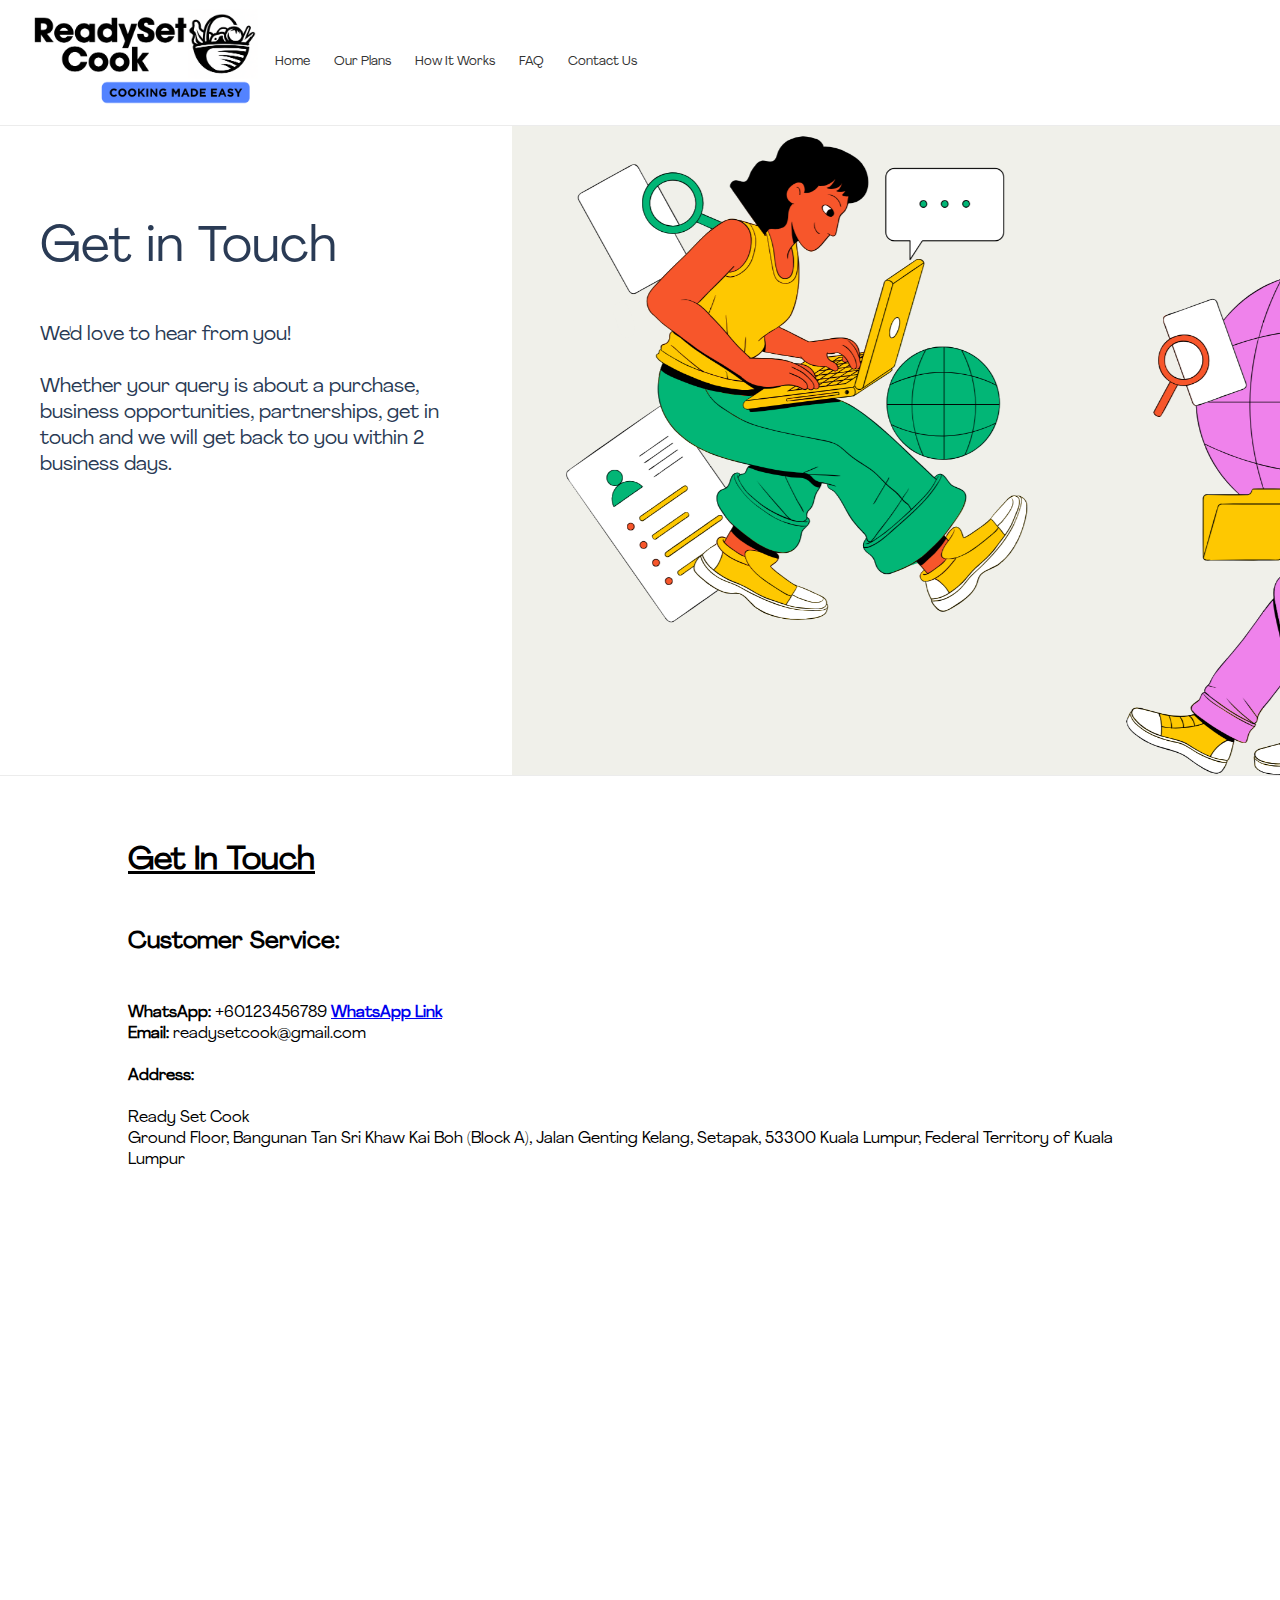
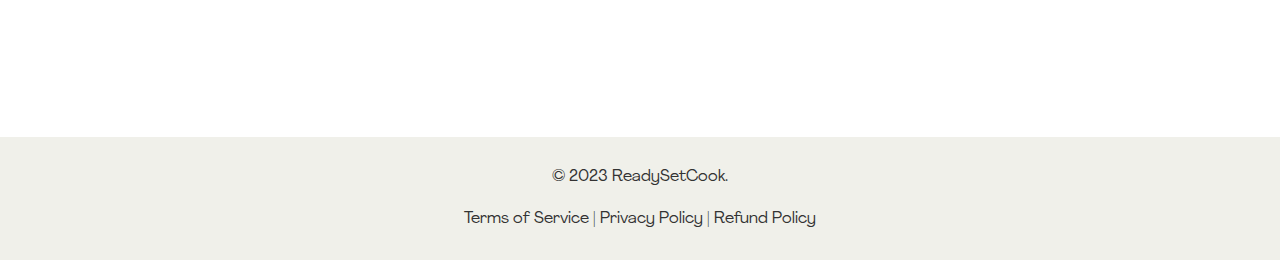
<file: contact-us.html>
<!DOCTYPE html>
<html lang="en">
<head>
    <!-- Meta information -->
    <meta charset="UTF-8">
    <meta name="viewport" content="width=device-width, initial-scale=1.0">
    <title>Contact Us</title>
    <!-- Externals stylesheet reference -->
    <link rel="stylesheet" href="styles.css">

    <!-- Favicon -->
    <link rel="icon" type="image/x-icon" href="img/favicon.ico">
</head>
<body>
    <!-- Header section -->
    <header>
        <nav>
            <!-- Logo linking to homepage -->
            <a href="index.html">
                <div class="logo">
                    <img src="img/logo.png" alt="Logo">
                </div>
            </a>
            <ul>
                <!-- Navigation links -->
                <li><a href="index.html">Home</a></li>
                <li><a href="menu.html">Our Plans</a></li>
                <li><a href="how-it-works.html">How It Works</a></li>
                <li><a href="faq.html">FAQ</a></li>
                <li><a href="contact-us.html">Contact Us</a></li>
            </ul>
        </nav>
    </header>

    <!-- Main content -->
    <main>
        <!-- Hero section -->
        <div class="hero" style="min-height: 650px;">
            <div class="herodesc" style="background-color: white;">
                <h1>Get in Touch</h1>
                <p>We'd love to hear from you! 
                    <br><br>
                    Whether your query is about a purchase, business opportunities, partnerships, get in touch and we will get back to you within 2 business days.
                </p>
            </div>
            <div class="heroimg" style="background-image: url(img/contact.png);">

            </div>

        </div>

        <!-- Contact information -->
        <div class="contact-us">
            <h1 style="text-decoration: underline;">Get In Touch</h1>

            <!-- Customer Service Contact Details -->
            <h2>Customer Service: </h2>
            <strong>WhatsApp: </strong> +60123456789 <strong><a href="#">WhatsApp Link</a></strong>
            <br>
            <strong>Email: </strong> readysetcook@gmail.com
            <br><br>
            <!-- Address -->
            <strong>Address: </strong>
            <br><br>
            <p>Ready Set Cook <br>
                Ground Floor, Bangunan Tan Sri Khaw Kai Boh (Block A), Jalan Genting Kelang, Setapak, 53300 Kuala Lumpur, Federal Territory of Kuala Lumpur</p>

            <!-- Google Maps Embed -->
            <iframe src="https://www.google.com/maps/embed?pb=!1m18!1m12!1m3!1d623.755011780649!2d101.72642542163038!3d3.214315509488835!2m3!1f0!2f0!3f0!3m2!1i1024!2i768!4f13.1!3m3!1m2!1s0x31cc3843bfb6a031%3A0x2dc5e067aae3ab84!2sTunku%20Abdul%20Rahman%20University%20of%20Management%20and%20Technology%20(TAR%20UMT)!5e0!3m2!1sen!2smy!4v1702952332532!5m2!1sen!2smy"></iframe>
        </div>
    </main>




    <!-- Footer section -->
    <footer>
        <!-- Copyright information -->
        <p>&copy; 2023 ReadySetCook.</p><br>
        <div>
            <!-- Links to policies -->
            <a href="#">Terms of Service</a> |
            <a href="#">Privacy Policy</a> |
            <a href="#">Refund Policy</a>
        </div>
    </footer>

</body>
</html>
</file>
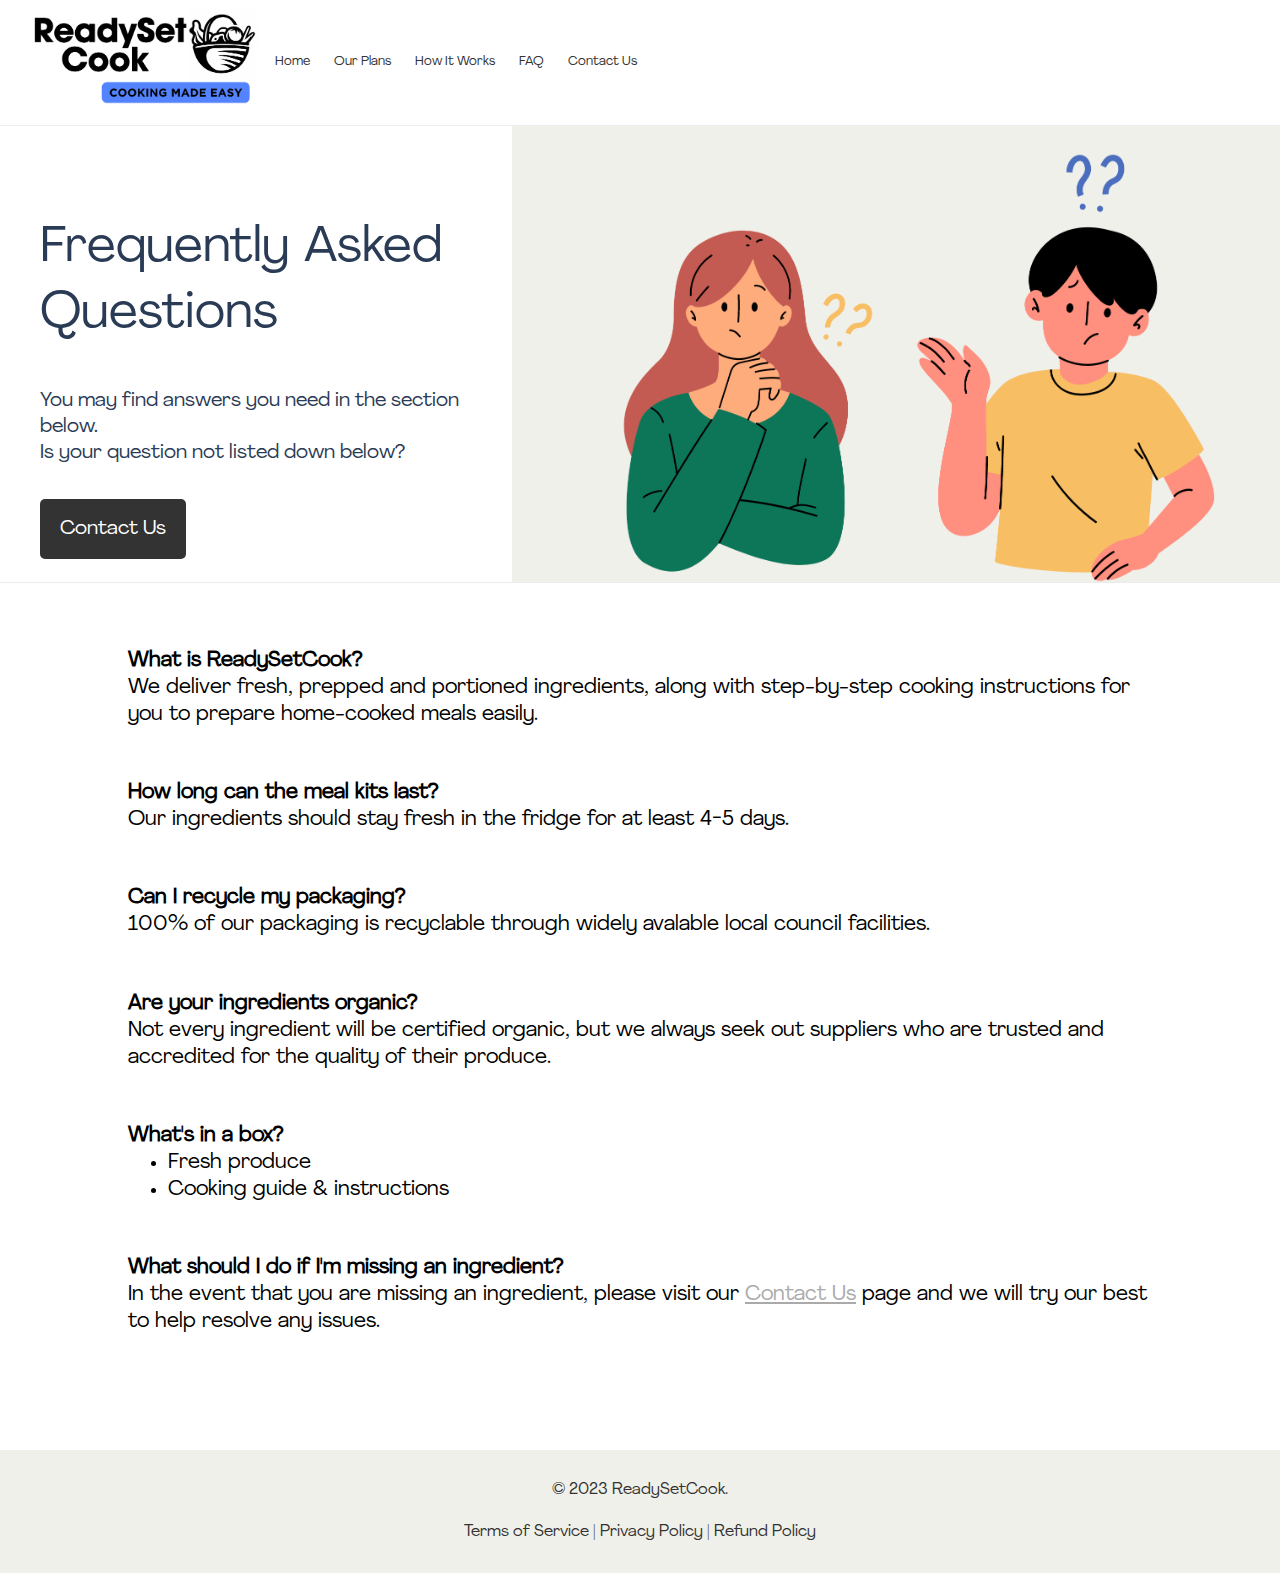
<file: faq.html>
<!DOCTYPE html>
<html lang="en">
<head>
    <!-- Meta information -->
    <meta charset="UTF-8">
    <meta name="viewport" content="width=device-width, initial-scale=1.0">
    <title>Frequently Asked Questions</title>

    <!-- External stylesheet references -->
    <link rel="stylesheet" href="styles.css">

    <!-- Favicon -->
    <link rel="icon" type="image/x-icon" href="img/favicon.ico">

</head>
<body>
    <!-- Header section -->
    <header>
        <nav>
            <!-- Logo linking to homepage -->
            <a href="index.html">
                <div class="logo">
                    <img src="img/logo.png" alt="Logo">
                </div>
            </a>
            <!-- Navigation links -->
            <ul>
                <li><a href="index.html">Home</a></li>
                <li><a href="menu.html">Our Plans</a></li>
                <li><a href="how-it-works.html">How It Works</a></li>
                <li><a href="faq.html">FAQ</a></li>
                <li><a href="contact-us.html">Contact Us</a></li>
            </ul>
        </nav>
    </header>

    <!-- Main content -->
    <main>
        <!-- Hero section -->
        <div class="hero">
            <div class="herodesc" style="background-color:white;">
                <h1>Frequently Asked <br>Questions</h1>
                <p>You may find answers you need in the section below. <br>
                    Is your question not listed down below? 
                </p>
                <a href="contact-us.html">Contact Us</a>
            </div>
            <div class="heroimg" style="background-image: url(img/question2.png);">
            </div>
        </div>

        <!-- FAQ section -->
        <div class="faq">
            <!-- Individual questions and their answers -->
            <div class="question">
                <h4>What is ReadySetCook?</h4>
                <p>We deliver fresh, prepped and portioned ingredients, along with step-by-step cooking instructions for you to prepare home-cooked meals easily.</p>
            </div>
            <div class="question">
                <h4>How long can the meal kits last?</h4>
                <p>Our ingredients should stay fresh in the fridge for at least 4-5 days.</p>
            </div>
            <div class="question">
                <h4>Can I recycle my packaging?</h4>
                <p>100% of our packaging is recyclable through widely avalable local council facilities. </p>
            </div>
            <div class="question">
                <h4>Are your ingredients organic?</h4>
                <p>Not every ingredient will be certified organic, but we always seek out suppliers who are trusted and accredited for the quality of their produce.</p>
            </div>
            <div class="question">
                <h4>What's in a box?</h4>
                <ul>
                    <li>Fresh produce</li>
                    <li>Cooking guide & instructions</li>
                </ul>
            </div>
            <div class="question">
                <h4>What should I do if I'm missing an ingredient?</h4>
                <p>In the event that you are missing an ingredient, please visit our <a href="contact-us.html">Contact Us</a> page and we will try our best to help resolve any issues.</p>
            </div>
        </div>
    </main>



    <!-- Footer section -->
    <footer>
        <!-- Copyright information -->
        <p>&copy; 2023 ReadySetCook.</p><br>
        <div>
            <!-- Links to policies -->
            <a href="#">Terms of Service</a> |
            <a href="#">Privacy Policy</a> |
            <a href="#">Refund Policy</a>
        </div>
    </footer>

</body>
</html>
</file>
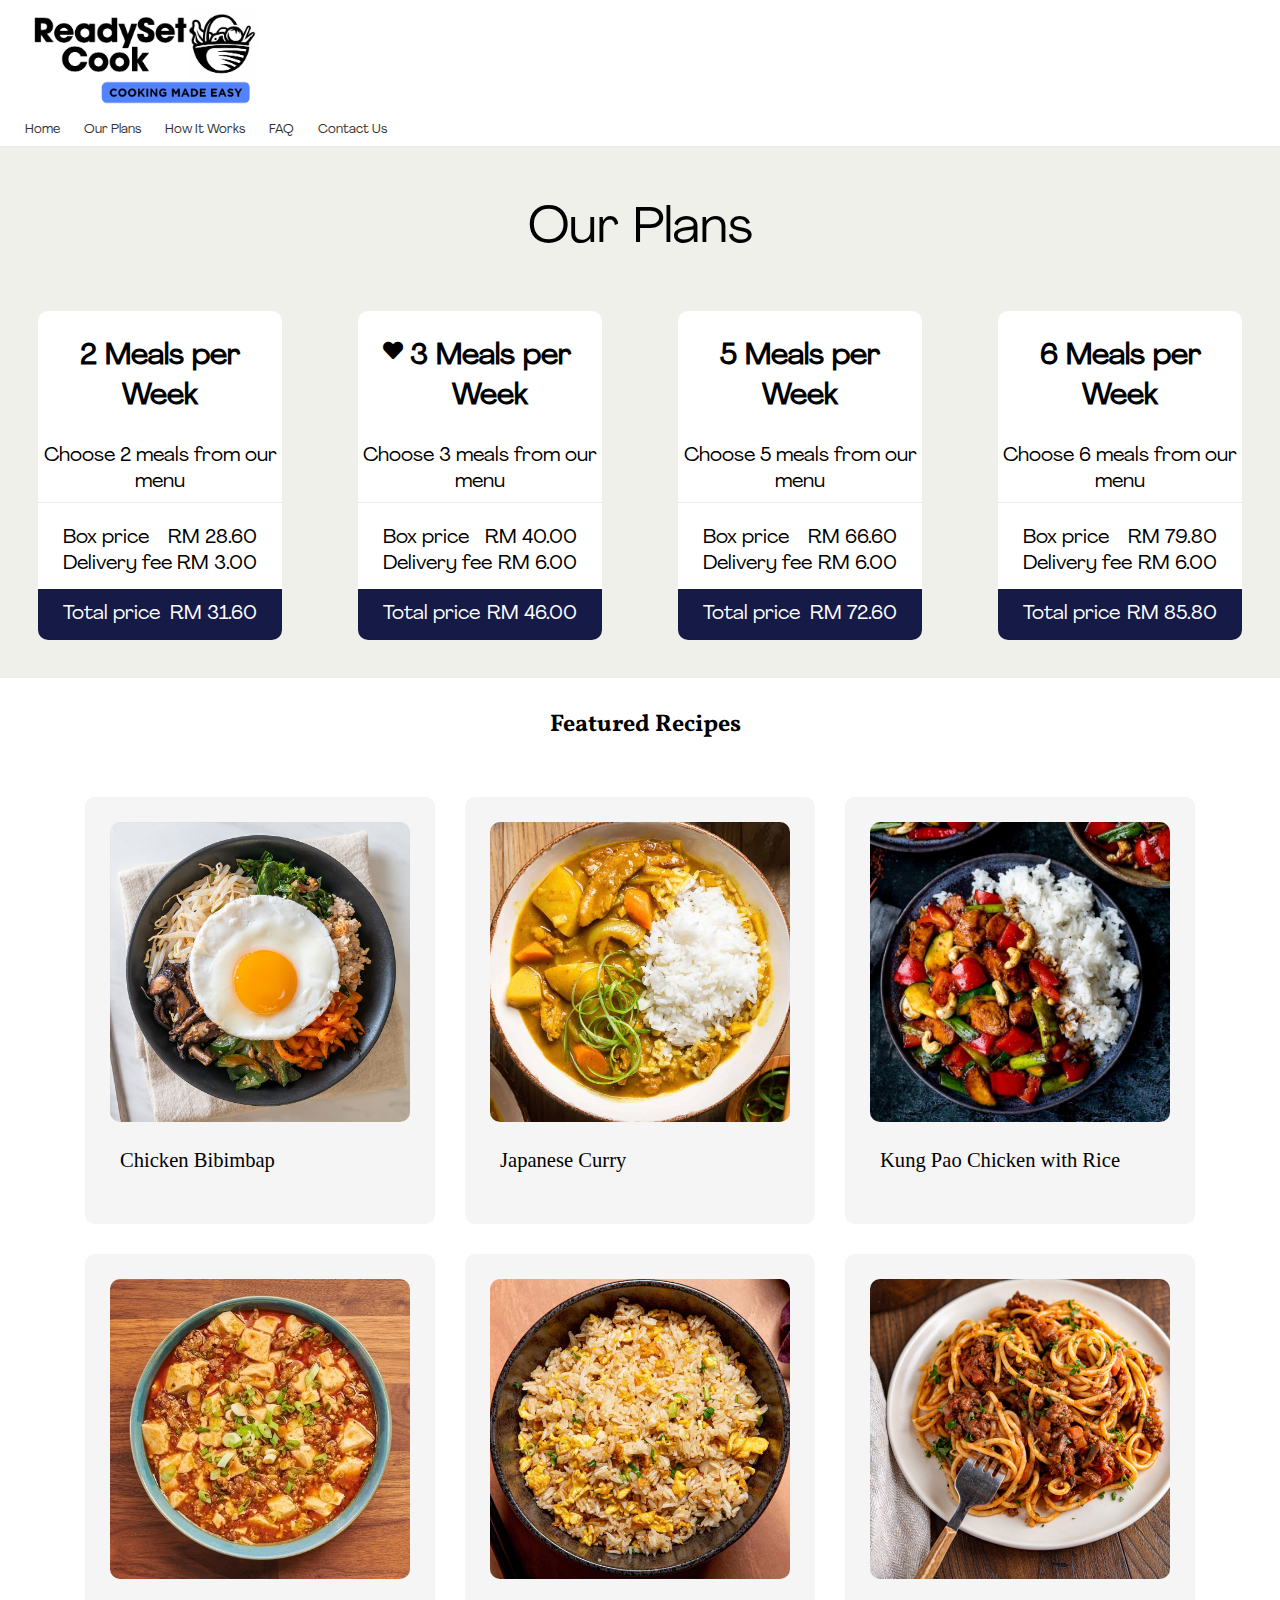
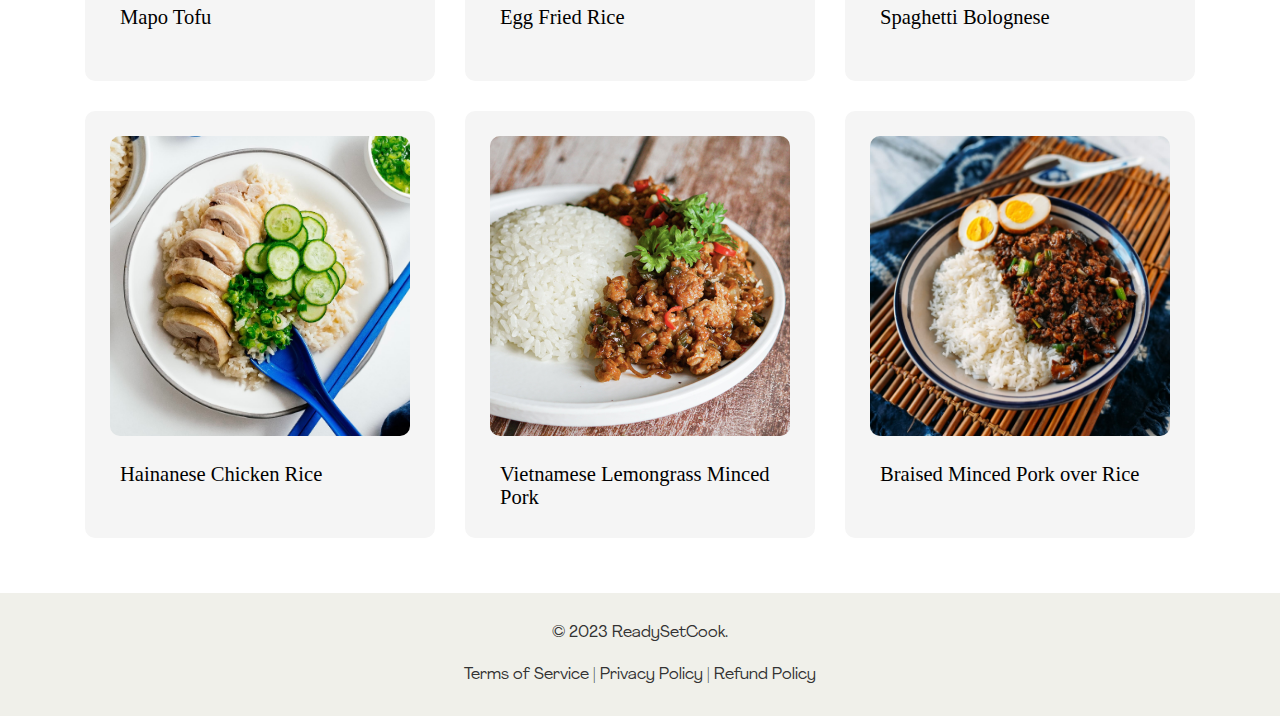
<file: menu.html>
<!DOCTYPE html>
<html lang="en">
<head>
    <meta charset="UTF-8">
    <meta name="viewport" content="width=device-width, initial-scale=1.0">
    <link rel="stylesheet" href="styles.css">
    <link rel="stylesheet" href="https://cdnjs.cloudflare.com/ajax/libs/font-awesome/5.15.3/css/all.min.css">
    <link rel="stylesheet" href="https://fonts.googleapis.com/css?family=Vollkorn:regular,bold">
    <style>
        .card-info {
            font-family: 'Vollkorn', serif;
        }
    </style>
    <title>Our Plans</title>
</head>
<body>

    <header>
        <nav>
            <div class="nav-main">
                <a href="index.html">
                    <div class="logo">
                        <img src="img/logo.png" alt="Logo">
                    </div>
                </a>
                <ul>
                    <li><a href="index.html">Home</a></li>
                    <li><a href="menu.html">Our Plans</a></li>
                    <li><a href="how-it-works.html">How It Works</a></li>
                    <li><a href="faq.html">FAQ</a></li>
                    <li><a href="contact-us.html">Contact Us</a></li>
                </ul>
            </div>
        </nav>
    </header>

    <main>
        <div class="our-plans">
            <h1>Our Plans</h1>
            <div class="plan-container">
                <div class="plan">
                    <div class="plan-title">
                    <h2>2 Meals per Week</h2>
                        <br>
                        <p>Choose 2 meals from our menu</p>
                    </div>
                    <div class="plan-desc">
                        <div class="row">
                            <p>Box price</p>
                            <p>RM 28.60</p>
                        </div>
                        <div class="row">
                            <p>Delivery fee</p>
                            <p>RM 3.00</p>
                        </div>
                        <div class="row">
                            <p>Total price</p>
                            <p>RM 31.60</p>
                        </div>
                    </div>
                </div>
                <div class="plan">
                    <div class="plan-title">
                        <span class="icon"><i class="fas fa-heart"></i><h2>3 Meals per Week</h2></span>
                        <br><br>
                        <p>Choose 3 meals from our menu</p>
                    </div>
                    <div class="plan-desc">

                        <div class="row">
                            <p>Box price</p>
                            <p>RM 40.00</p>
                        </div>
                        <div class="row">
                            <p>Delivery fee</p>
                            <p>RM 6.00</p>
                        </div>
                        <div class="row">
                            <p>Total price</p>
                            <p>RM 46.00</p>
                        </div>
                    </div>
                </div>
                <div class="plan">
                    <div class="plan-title">
                        <h2>5 Meals per Week</h2>
                        <br>
                        <p>Choose 5 meals from our menu</p>
                    </div>
                    <div class="plan-desc">
                        <div class="row">
                            <p>Box price</p>
                            <p>RM 66.60</p>
                        </div>
                        <div class="row">
                            <p>Delivery fee</p>
                            <p>RM 6.00</p>
                        </div>
                        <div class="row">
                            <p>Total price</p>
                            <p>RM 72.60</p>
                        </div>
                    </div>
                </div>
                <div class="plan">
                    <div class="plan-title">
                        <h2>6 Meals per Week</h2>
                        <br>
                        <p>Choose 6 meals from our menu</p>
                    </div>
                    <div class="plan-desc">

                        <div class="row">
                            <p>Box price</p>
                            <p>RM 79.80</p>
                        </div>
                        <div class="row">
                            <p>Delivery fee</p>
                            <p>RM 6.00</p>
                        </div>
                        <div class="row">
                            <p>Total price</p>
                            <p>RM 85.80</p>
                        </div>
                    </div>
                </div>
            </div>
        </div>


        <h2 class="featured-h2">Featured Recipes</h2>
        <section class="featured-recipes">
            <div class="recipe-card">
                <div class="card-inner">
                    <img src="img/chicken-bibimbap.jpg" alt="Chicken Bibimbap">
                </div>
                <div class="card-info">
                    <h3>Chicken Bibimbap</h3>
                </div>
            </div>
            <div class="recipe-card">
                <div class="card-inner">
                    <img src="img/japanese-curry.jpg" alt="Japanese Curry">
                </div>
                <div class="card-info">
                    <h3>Japanese Curry</h3>
                </div>
            </div>
            <div class="recipe-card">
                <div class="card-inner">
                    <img src="img/kung-pao-chicken.jpg" alt="Kung Pao Chicken">
                </div>
                <div class="card-info">
                    <h3>Kung Pao Chicken with Rice</h3>
                </div>
            </div>
            <div class="recipe-card">
                <div class="card-inner">
                    <img src="img/mapo-tofu.jpg" alt="Mapo Tofu">
                </div>
                <div class="card-info">
                    <h3>Mapo Tofu</h3>
                </div>
            </div>
            <div class="recipe-card">
                <div class="card-inner">
                    <img src="img/fried-rice.jpg" alt="Egg Fried Rice">
                </div>
                <div class="card-info">
                    <h3>Egg Fried Rice</h3>
                </div>
            </div>
            <div class="recipe-card">
                <div class="card-inner">
                    <img src="img/spaghetti-bolognese.jpg" alt="Spaghetti Bolognese">
                </div>
                <div class="card-info">
                    <h3>Spaghetti Bolognese</h3>
                </div>
            </div>
            <div class="recipe-card">
                <div class="card-inner">
                    <img src="img/chicken-rice.jpg" alt="Hainanese Chicken Rice">
                </div>
                <div class="card-info">
                    <h3>Hainanese Chicken Rice</h3>
                </div>
            </div>
            <div class="recipe-card">
                <div class="card-inner">
                    <img src="img/minced-pork.jpg" alt="Vietnamese Lemongrass Minced Pork">
                </div>
                <div class="card-info">
                    <h3>Vietnamese Lemongrass Minced Pork</h3>
                </div>
            </div>
            <div class="recipe-card">
                <div class="card-inner">
                    <img src="img/braised-pork.jpg" alt="Braised Minced Pork">
                </div>
                <div class="card-info">
                    <h3>Braised Minced Pork over Rice</h3>
                </div>
            </div>
        </section>
    </main>

    <footer>
        <p>&copy; 2023 ReadySetCook.</p><br>
        <div>
            <a href="#">Terms of Service</a> |
            <a href="#">Privacy Policy</a> |
            <a href="#">Refund Policy</a>
        </div>
    </footer>
</body>
</html>
</file>
<file: styles.css>
/* Reset some default browser styles */
* {
    margin: 0;
    padding: 0;
    box-sizing: border-box;
}

/* Font imports */
@font-face {
    font-family: 'Vera Humana 95';
    src: url('vera_humana_95/Verahb__.ttf');
}

@font-face {
    font-family: 'Classico URW';
    src: url('classicourw/classicourw-regular.woff')
}

@font-face {
    font-family: 'Agrandir';
    src: url('/Agrandir/Agrandir-Regular.otf') format("opentype");
}

@font-face {
    font-family: 'Vollkorn';
    src: url("https://fonts.googleapis.com/css?family=Vollkorn");
}

/* Body styles */
body {
    font-family: 'Agrandir', sans-serif;
    background-color: #fff;
}

/* Header styles */
header {
    background-color: #fff;
    color: black;
    width: 100vw;
    padding: 5px 0;
    display: inline-flex;
    align-items: center;
    padding-left: 25px;
    padding-right: 25px;
    border-bottom: 0.1rem solid rgba(18, 18, 18, 0.08);
}

/* Navbar styles */
nav {
    display: inline-flex;
    align-items: center;
    justify-content: flex-start;
    width: 100vw;
}

/* Navbar list styles */
nav ul {
    list-style: none;
}

/* Navbar list item styles */
nav li {
    display: inline-flex;
    vertical-align: middle;
    margin-right: 20px;
    font-size: 1vw;
}

/* Navbar link styles */
nav a {
    display: inline-flex;
    text-decoration: none;
    color: #333;
    align-items: center;
}

/* Styles for hover effects on links */
nav ul li a:after,
nav u li a:before { 
    transition: .3s cubic-bezier(0, 0.5, 0, 1);
}

nav ul li a{
    position: relative;
}

nav ul li a:after {
    position: absolute;
    bottom: 0;
    left: 0;
    right: 0;
    margin: auto;
    width: 0%;
    content: '';
    color: transparent;
    background: #aaa;
    height: 2px;
}

nav ul li a:hover:after {
    width: 100%;
}

/* Styles for visited links */
nav a:visited {
    color: midnightblue;
}

/* Logo image styles */
.logo img {
    max-width: 250px;
    padding-right: 10px;
}

/* Hero section styles */
.hero {
    background-repeat: no-repeat;
    color: #fff;
    border-bottom: 0.1rem solid rgba(18, 18, 18, 0.08);
    display: inline-flex;
    position: relative;
    align-self: center;
}

/* Hero image styles */
.heroimg{
    width: 60vw;
    background-image: url(img/hero-background.jpg);
    background-size: cover;
    background-repeat: no-repeat;
}

/* Hero video styles */
.herovid {
    width: 60vw;
    height: 100%;
}

/* Hero description styles */
.herodesc {
    background-color: #F0F0EA;
    color: #2A3B55;
    width: 40vw;
    padding: 40px;
}

/* Hero description heading styles */
.herodesc h1 {
    font-size: 50px;
    padding-top: 50px;
    padding-bottom: 10px;
    font-weight: 500;
    position: relative;
    margin: 0;
}

/* Hero description paragraph and ul styles */
.herodesc p, .herodesc ul {
    font-size: 20px;
    padding-top: 30px;
    padding-bottom: 50px;
    position: relative;
    margin: 0;
}

/* Hero button styles */
.hero a {
    background-color: #333;
    color: #FFF;
    margin-top: 200px;
    padding: 20px 20px;
    border-radius: 5px;
    font-size: 20px;
    text-decoration: none;
    font-weight: 500;
    transition: 200ms ease-in-out;
    position: relative;
    align-self: center;
}

/* Hero button hover styles */
.hero a:hover {
    background-color: #161a46;
}

/* Styling for Our Plans section */
.our-plans {
    width: 100%;
    height: 100%;
    margin: 0 auto;
    background-color: #F0F0EA;
    text-align: center;
}

/* Styling for Our Plans section heading */
.our-plans h1 {
    font-size: 50px;
    padding-top: 50px;
    padding-bottom: 10px;
    font-weight: 500;
    position: relative;
    margin: 0;
}

/* Display plans horizontally using flex */
.plan-container {
    display: flex;
}

/* Styling for plan listings */
.plan {
    width: 20%;
    margin: 3%;
    background-color: white;
    border-radius: 10px;
    padding-top: 2%;
    font-size: 20px;
    height: fit-content;
}

/* Styling for plan title */
.plan-title {
    width: 100%;
    padding-bottom: 3%;
    border-bottom: 0.1rem solid rgba(18, 18, 18, 0.08);
}

/* Plan description styles */
.plan-desc {
    width: 100%;
    height: 100%;
    padding-top: 9%;

}

/* Icon container styles */
.icon {
    width: 80%;
    display: inline-flex;
    justify-content: space-evenly;
}

/* Font Awesome icon styles */
.fas {
    padding-top: 2%;
}

/* Row container styles */
.row {
    width: 100%;
    display: inline-flex;
    justify-content: space-between;
    padding: 0 10%;
}

/* Styles for last row */
.row:last-of-type {
    align-items: center;
    background-color: #161a46;
    color: white;
    margin-top: 5%;
    padding: 5% 10%;
    border-radius: 0 0 10px 10px;
}

/* Heading styles for Featured Recipes section */
.featured-h2 {
    font-family: 'Vollkorn';
    padding: 30px 0 0 10px;
    text-align: center;
}

/* Featured recipes container styles */
.featured-recipes {
    padding: 40px 0;
    display: grid;
    grid-template-columns: auto auto auto;
    align-items: center;
    justify-content: center;
}

/* Recipe card styles */
.recipe-card {
    display: inline-block;
    padding: 25px;
    margin: 15px;
    width: 350px;
    border-radius: 10px;
    background-color: #f5f5f5;

}

/* Card information styles */
.card-info {
    font-size: 1.1em;
    padding: 5px;
    margin: 5px;
    height: 50px;
    align-items: center;
}

/* Styling for card info heading */
.card-info h3 {
    font-weight: 400;
}

/* Recipe card image styles */
.recipe-card img {
    max-width: 300px;
    height: 300px;
    border-radius: 10px;
    transition: 300ms ease-in-out;
    margin-bottom: 10px;
}

/* Recipe card hover effect */
.recipe-card:hover img {
    transform: scale(1.03);
}

/* Why Us section styles */
.why-us {
    text-align: center;
    padding: 40px 0;
    font-size: large;
    font-weight: 500;
    align-items:baseline;
}

/* Styling for Why Us section headings */
.why-us h2 {
    font-weight: 500;
}

.why-us h3 {
    font-family: 'Classico URW';
    padding-bottom: 20px;
    font-size: 1.5em;
    font-weight: bold;
}

/* Styling for Why Us section image */
.why-us img {
    max-width: 150px;
}

/* Styling for reason container */
.reason {
    display: inline-block;
    margin: 20px;
    max-width: 300px;
    height: 300px;
}

/* Styles for container containing all the steps */
.steps {
    display: flex;
    flex-direction: column;
    align-items: center;
    justify-content: center;
}

/* Steps header styles */
.steps-head {
    width: 100vw;
    text-align: center;
    font-size: larger;
    padding: 40px 0;
    color: white;
    background-color: #161a46;
}

/* Styling to align the steps horizontally */
.steps-container {
    display: flex;
    padding: 30px 0;
    flex-direction: row;
    text-align: center;
}

/* Styling for individual steps */
.steps-item {
    padding: 30px 10px
}

.steps-item img {
    max-width: 250px;
}

/* Wrapper for testimonials */
.wrapper{
    max-width: 1200px;
    margin: auto;
    padding: 30px 20px;
    display: flex;
    flex-wrap: wrap;
    align-items: center;
    justify-content: space-between;
  }

/* Testimonial box styles */
.wrapper .box{
    background: #fff;
    width: calc(33% - 10px);
    padding: 25px;
    border-radius: 3px;
    box-shadow: 0px 4px 8px rgba(0,0,0,0.15);
}

/* Quote icon styles */
.wrapper .box i.quote{
    font-size: 20px;
    color: #161a46;
}

/* Testimonial content styles */
.wrapper .box .content{
    display: flex;
    flex-wrap: wrap;
    align-items: center;
    justify-content: space-between;
    padding-top: 10px;
}

/* Customer names styles */
.box .info .name{
    font-family: 'Vera Humana 95';
    font-weight: 500;
    font-size: 17px;
}

/* Styles for star icons */
.box .info .stars{
    margin-top: 2px;
}
.box .info .stars i{
    color: #161a46;
}

/* Styles for customer profile picture container*/
.box .content .image{
    height: 75px;
    width: 75px;
    padding: 3px;
    background: #161a46;
    border-radius: 50%;
}

/* Styles for customer profile picture image */
.content .image img{
    height: 100%;
    width: 100%;
    object-fit: cover;
    border-radius: 50%;
    border: 2px solid #fff;
}

  /* FAQ page hero image styles */
.heroimg img{
    max-height: 650px;
    margin: 0;
}

/* FAQ container styles */
.faq {
    padding: 5% 10%;
    font-size: 1.3rem;
}

/* FAQ link styles */
.faq a {
    color: #aaa;
}

/* FAQ link hover effect */
.faq a:hover {
    color: gray;
}

/* Question styles */
.question {
    padding-bottom: 5%;
}
.question ul {
    padding-left: 40px;
}

/* Google Maps embed styles */
iframe {
    width: 600px;
    height: 450px;
    border: 0;
}

/* Contact Us section styles */
.contact-us {
    padding: 5% 10%;

}

/* Styling for items inside the Contact Us section */
.contact-us h1, .contact-us h2,  .contact-us h3, .contact-us p, .contact-us iframe {
    padding-bottom: 45px;
}

/* Footer styles */
footer {
    background-color: #F0F0EA;
    color: #333;
    text-align: center;
    padding: 30px 0;
} 

/* Styling for footer links */
footer a {
    text-decoration: none;
    color: #333;
}

/* Hover effect for footer links */
footer a:hover {
    color: grey;    
}
</file>
